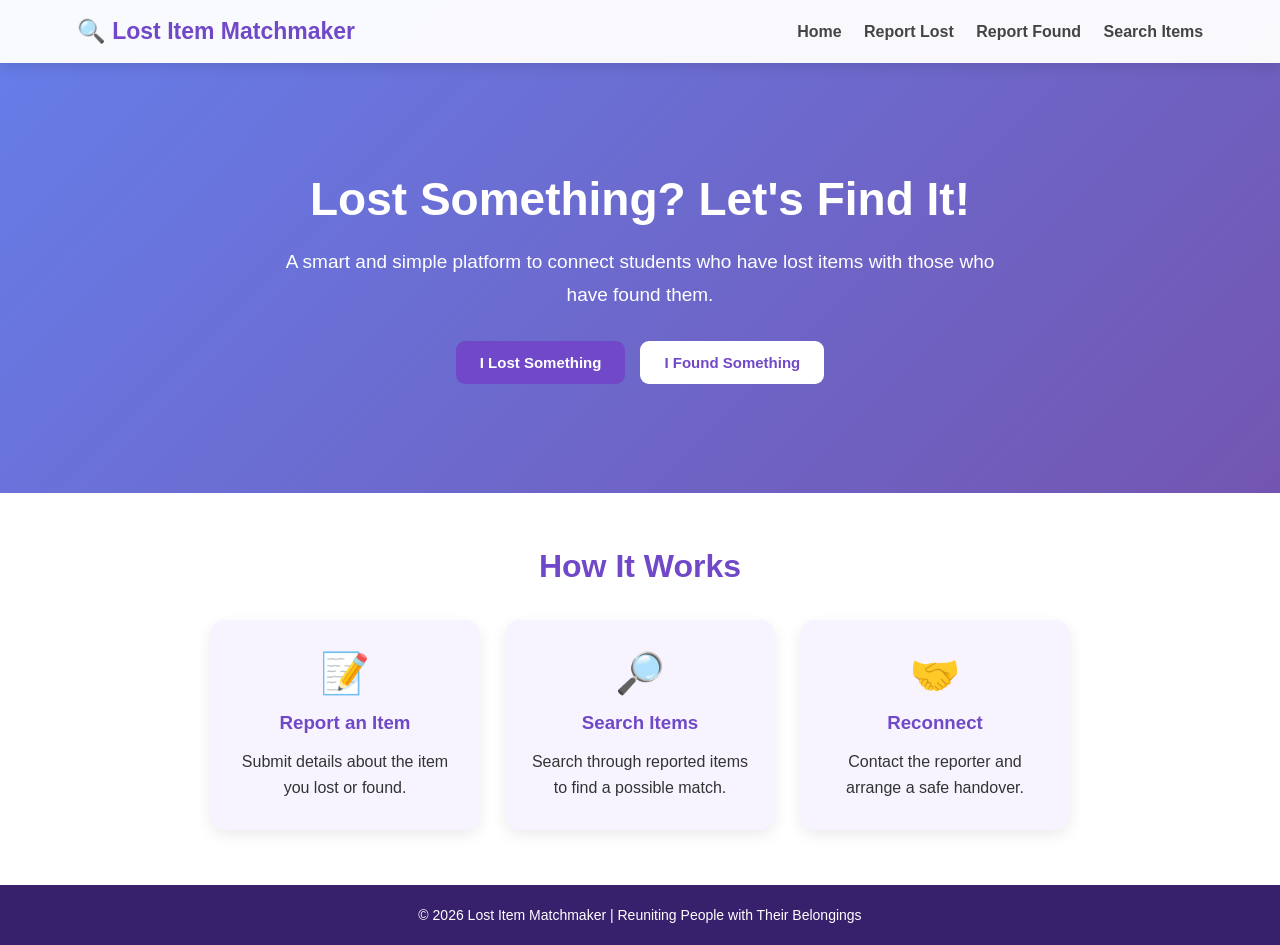
<file: index.html>
<!DOCTYPE html>
<html lang="en">
<head>
    <meta charset="UTF-8">
    <meta name="viewport" content="width=device-width, initial-scale=1.0">
    <title>Lost Item Matchmaker</title>
    <link rel="stylesheet" href="style.css">
</head>
<body>

    <nav>
        <h2>🔍 Lost Item Matchmaker</h2>
        <div>
            <a href="index.html">Home</a>
            <a href="lost.html">Report Lost</a>
            <a href="found.html">Report Found</a>
            <a href="matches.html">Search Items</a>
        </div>
    </nav>

    <section class="hero">
        <div class="hero-content">
            <h1>Lost Something? Let's Find It!</h1>

            <p>
                A smart and simple platform to connect students
                who have lost items with those who have found them.
            </p>

            <div class="hero-buttons">
                <a href="lost.html" class="btn">I Lost Something</a>
                <a href="found.html" class="btn secondary">I Found Something</a>
            </div>
        </div>
    </section>

    <section class="features">
        <h2>How It Works</h2>

        <div class="feature-container">

            <div class="feature-card">
                <div class="icon">📝</div>
                <h3>Report an Item</h3>
                <p>Submit details about the item you lost or found.</p>
            </div>

            <div class="feature-card">
                <div class="icon">🔎</div>
                <h3>Search Items</h3>
                <p>Search through reported items to find a possible match.</p>
            </div>

            <div class="feature-card">
                <div class="icon">🤝</div>
                <h3>Reconnect</h3>
                <p>Contact the reporter and arrange a safe handover.</p>
            </div>

        </div>
    </section>

    <footer>
        <p>© 2026 Lost Item Matchmaker | Reuniting People with Their Belongings</p>
    </footer>

</body>
</html>
</file>
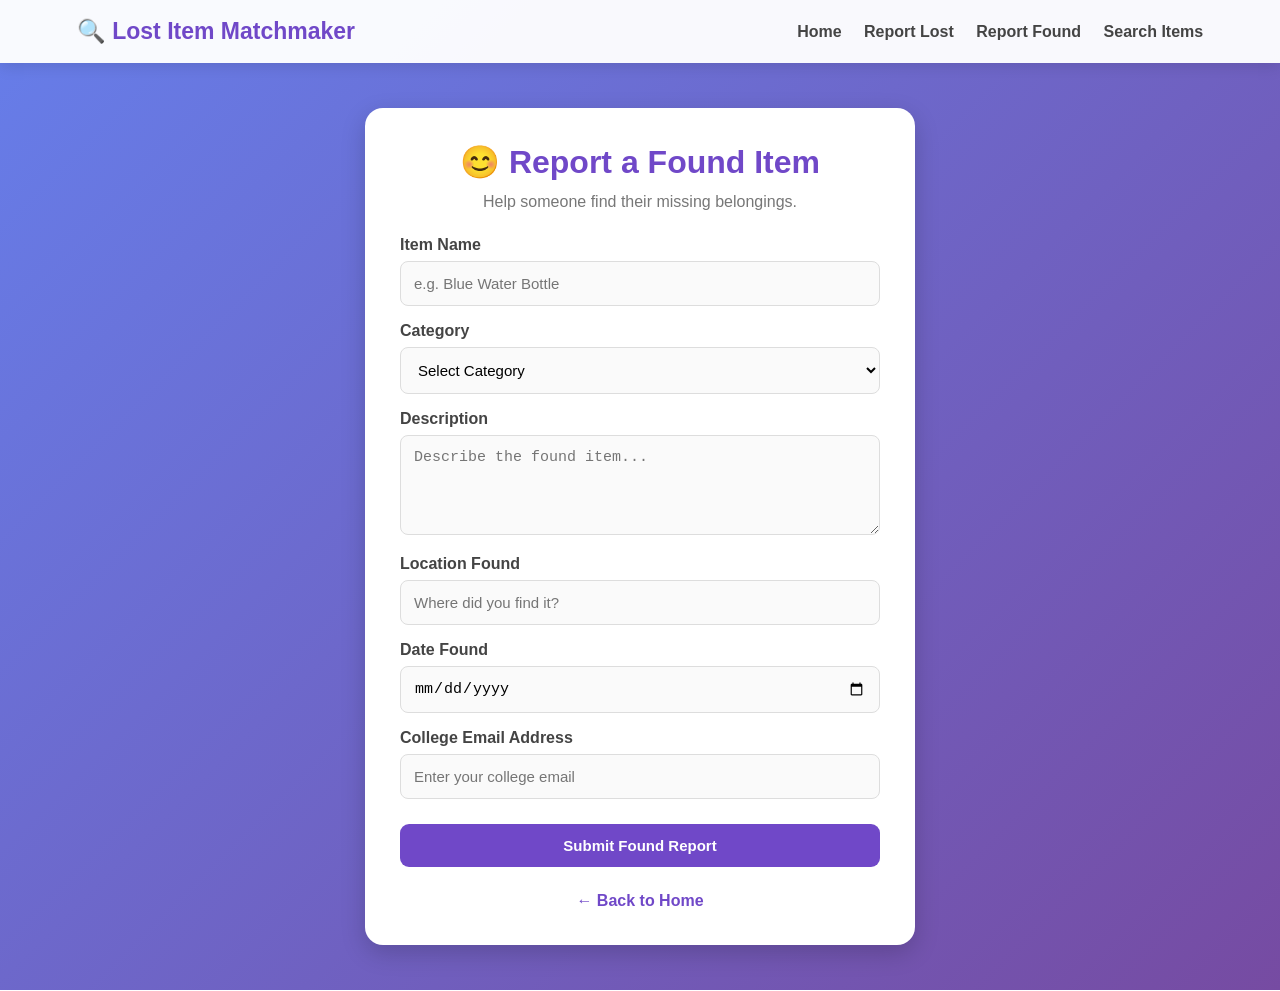
<file: found.html>
<!DOCTYPE html>
<html lang="en">
<head>
    <meta charset="UTF-8">
    <meta name="viewport" content="width=device-width, initial-scale=1.0">
    <title>Report Found Item</title>
    <link rel="stylesheet" href="style.css">
</head>
<body>

    <nav>
        <h2>🔍 Lost Item Matchmaker</h2>
        <div>
            <a href="index.html">Home</a>
            <a href="lost.html">Report Lost</a>
            <a href="found.html">Report Found</a>
            <a href="matches.html">Search Items</a>
        </div>
    </nav>

    <div class="form-container">
        <h1>😊 Report a Found Item</h1>
        <p class="subtitle">Help someone find their missing belongings.</p>

        <form id="foundForm">

            <label>Item Name</label>
            <input type="text" id="itemName"
                   placeholder="e.g. Blue Water Bottle" required>

            <label>Category</label>
            <select id="category" required>
                <option value="">Select Category</option>
                <option>Electronics</option>
                <option>Books</option>
                <option>Accessories</option>
                <option>Documents</option>
                <option>Clothing</option>
                <option>Others</option>
            </select>

            <label>Description</label>
            <textarea id="description"
                      placeholder="Describe the found item..."
                      required></textarea>

            <label>Location Found</label>
            <input type="text" id="location"
                   placeholder="Where did you find it?" required>

            <label>Date Found</label>
            <input type="date" id="date" required>

            <label>College Email Address</label>
            <input type="email" id="email"
                   placeholder="Enter your college email" required>

            <button type="submit" class="btn submit-btn">
                Submit Found Report
            </button>

        </form>

        <p id="message"></p>

        <a href="index.html" class="back-link">← Back to Home</a>
    </div>

    <script>
        document.getElementById("foundForm").addEventListener("submit", function(event) {
            event.preventDefault();

            const item = {
                id: Date.now(),
                name: document.getElementById("itemName").value.trim(),
                category: document.getElementById("category").value,
                description: document.getElementById("description").value.trim(),
                location: document.getElementById("location").value.trim(),
                date: document.getElementById("date").value,
                email: document.getElementById("email").value.trim(),
                type: "found"
            };

            let reports = JSON.parse(localStorage.getItem("lostMatchReports")) || [];

            reports.push(item);

            localStorage.setItem("lostMatchReports", JSON.stringify(reports));

            document.getElementById("message").textContent =
                "✅ Your found item report has been submitted successfully!";

            document.getElementById("foundForm").reset();
        });
    </script>

</body>
</html>
</file>
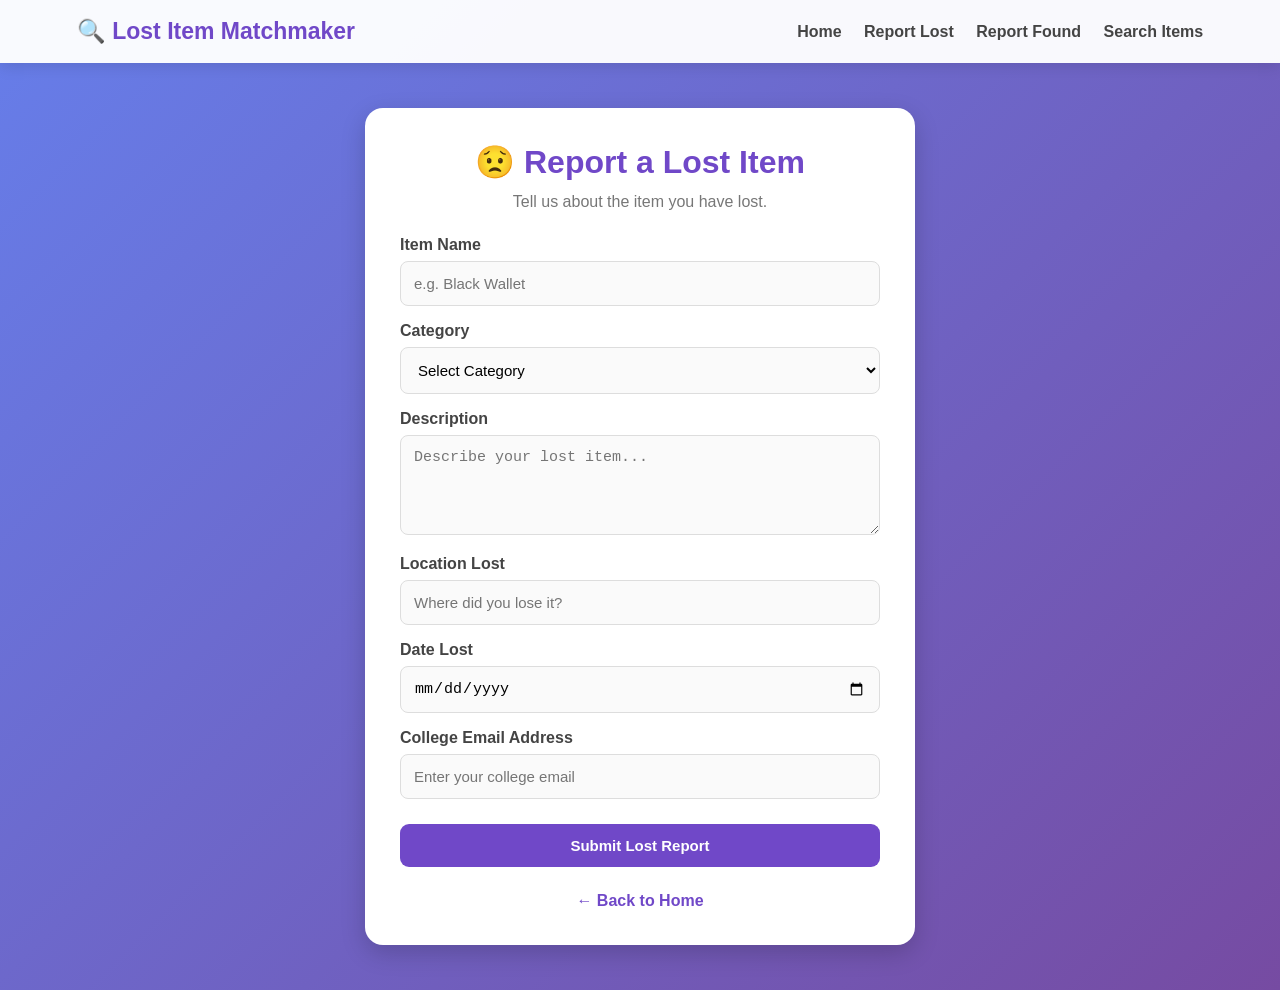
<file: lost.html>
<!DOCTYPE html>
<html lang="en">
<head>
    <meta charset="UTF-8">
    <meta name="viewport" content="width=device-width, initial-scale=1.0">
    <title>Report Lost Item</title>
    <link rel="stylesheet" href="style.css">
</head>
<body>

    <nav>
        <h2>🔍 Lost Item Matchmaker</h2>
        <div>
            <a href="index.html">Home</a>
            <a href="lost.html">Report Lost</a>
            <a href="found.html">Report Found</a>
            <a href="matches.html">Search Items</a>
        </div>
    </nav>

    <div class="form-container">
        <h1>😟 Report a Lost Item</h1>
        <p class="subtitle">Tell us about the item you have lost.</p>

        <form id="lostForm">

            <label>Item Name</label>
            <input type="text" id="itemName"
                   placeholder="e.g. Black Wallet" required>

            <label>Category</label>
            <select id="category" required>
                <option value="">Select Category</option>
                <option>Electronics</option>
                <option>Books</option>
                <option>Accessories</option>
                <option>Documents</option>
                <option>Clothing</option>
                <option>Others</option>
            </select>

            <label>Description</label>
            <textarea id="description"
                      placeholder="Describe your lost item..."
                      required></textarea>

            <label>Location Lost</label>
            <input type="text" id="location"
                   placeholder="Where did you lose it?" required>

            <label>Date Lost</label>
            <input type="date" id="date" required>

            <label>College Email Address</label>
            <input type="email" id="email"
                   placeholder="Enter your college email" required>

            <button type="submit" class="btn submit-btn">
                Submit Lost Report
            </button>

        </form>

        <p id="message"></p>

        <a href="index.html" class="back-link">← Back to Home</a>
    </div>

    <script>
        document.getElementById("lostForm").addEventListener("submit", function(event) {
            event.preventDefault();

            const item = {
                id: Date.now(),
                name: document.getElementById("itemName").value.trim(),
                category: document.getElementById("category").value,
                description: document.getElementById("description").value.trim(),
                location: document.getElementById("location").value.trim(),
                date: document.getElementById("date").value,
                email: document.getElementById("email").value.trim(),
                type: "lost"
            };

            let reports = JSON.parse(localStorage.getItem("lostMatchReports")) || [];

            reports.push(item);

            localStorage.setItem("lostMatchReports", JSON.stringify(reports));

            document.getElementById("message").textContent =
                "✅ Your lost item report has been submitted successfully!";

            document.getElementById("lostForm").reset();
        });
    </script>

</body>
</html>
</file>
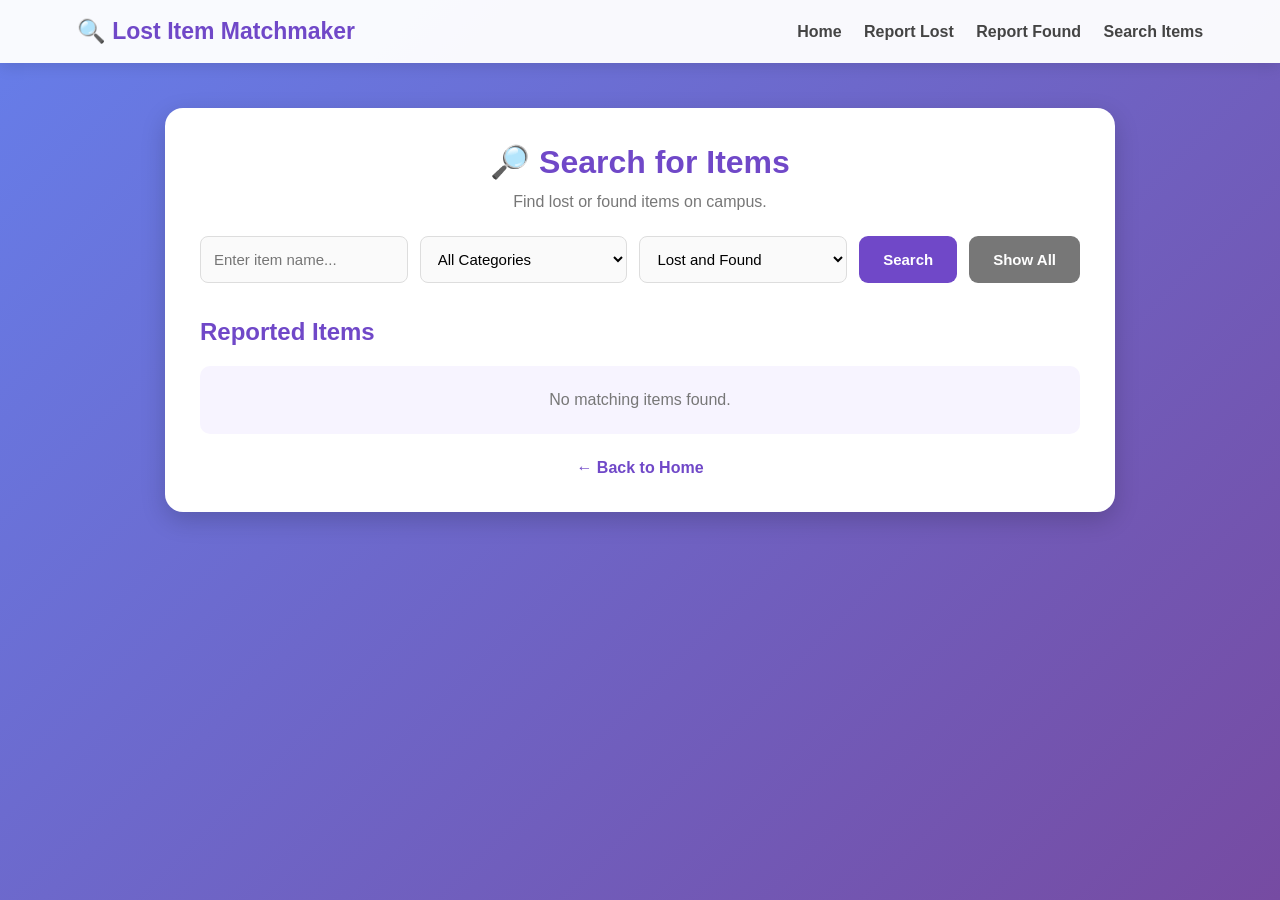
<file: matches.html>
<!DOCTYPE html>
<html lang="en">
<head>
    <meta charset="UTF-8">
    <meta name="viewport" content="width=device-width, initial-scale=1.0">
    <title>Search Items</title>
    <link rel="stylesheet" href="style.css">
</head>
<body>

    <nav>
        <h2>🔍 Lost Item Matchmaker</h2>
        <div>
            <a href="index.html">Home</a>
            <a href="lost.html">Report Lost</a>
            <a href="found.html">Report Found</a>
            <a href="matches.html">Search Items</a>
        </div>
    </nav>

    <div class="search-container">

        <h1>🔎 Search for Items</h1>
        <p class="subtitle">Find lost or found items on campus.</p>

        <div class="search-box">

            <input type="text" id="searchName"
                   placeholder="Enter item name...">

            <select id="searchCategory">
                <option value="">All Categories</option>
                <option>Electronics</option>
                <option>Books</option>
                <option>Accessories</option>
                <option>Documents</option>
                <option>Clothing</option>
                <option>Others</option>
            </select>

            <select id="searchType">
                <option value="">Lost and Found</option>
                <option value="lost">Lost Items</option>
                <option value="found">Found Items</option>
            </select>

            <button onclick="searchItems()" class="btn">
                Search
            </button>

            <button onclick="loadItems()" class="btn clear-btn">
                Show All
            </button>

        </div>

        <h2 class="results-heading">Reported Items</h2>

        <div id="results"></div>

        <a href="index.html" class="back-link">← Back to Home</a>

    </div>

    <script>

        function getReports() {
            return JSON.parse(localStorage.getItem("lostMatchReports")) || [];
        }

        function displayItems(items) {

            const results = document.getElementById("results");
            results.innerHTML = "";

            if (items.length === 0) {
                results.innerHTML =
                    "<p class='no-results'>No matching items found.</p>";
                return;
            }

            items.forEach(item => {

                const card = document.createElement("div");
                card.className = "item-card";

                const title = document.createElement("h3");
                title.textContent = item.name;

                const type = document.createElement("span");
                type.className = item.type === "lost" ? "lost-badge" : "found-badge";
                type.textContent = item.type.toUpperCase();

                const description = document.createElement("p");
                description.textContent = "Description: " + item.description;

                const category = document.createElement("p");
                category.textContent = "Category: " + item.category;

                const location = document.createElement("p");
                location.textContent = "Location: " + item.location;

                const date = document.createElement("p");
                date.textContent = "Date: " + item.date;

                card.appendChild(title);
                card.appendChild(type);
                card.appendChild(description);
                card.appendChild(category);
                card.appendChild(location);
                card.appendChild(date);

                if (item.email) {
                    const contact = document.createElement("a");

                    contact.href = "mailto:" + item.email;
                    contact.textContent = "Contact Reporter";
                    contact.className = "btn contact-btn";

                    card.appendChild(contact);
                }

                results.appendChild(card);

            });
        }

        function searchItems() {

            const name = document.getElementById("searchName").value
                .trim().toLowerCase();

            const category = document.getElementById("searchCategory").value;

            const type = document.getElementById("searchType").value;

            const reports = getReports();

            const filtered = reports.filter(item => {

                const matchesName = item.name.toLowerCase().includes(name);

                const matchesCategory =
                    category === "" || item.category === category;

                const matchesType =
                    type === "" || item.type === type;

                return matchesName && matchesCategory && matchesType;

            });

            displayItems(filtered);
        }

        function loadItems() {

            document.getElementById("searchName").value = "";
            document.getElementById("searchCategory").value = "";
            document.getElementById("searchType").value = "";

            displayItems(getReports());
        }

        loadItems();

    </script>

</body>
</html>
</file>
<file: style.css>
/* GENERAL SETTINGS */

* {
    margin: 0;
    padding: 0;
    box-sizing: border-box;
}

body {
    font-family: 'Segoe UI', Arial, sans-serif;
    background: linear-gradient(135deg, #667eea, #764ba2);
    min-height: 100vh;
    color: #333;
}


/* NAVIGATION BAR */

nav {
    background: rgba(255, 255, 255, 0.96);
    padding: 18px 6%;
    display: flex;
    justify-content: space-between;
    align-items: center;
    flex-wrap: wrap;
    gap: 15px;
    box-shadow: 0 3px 15px rgba(0,0,0,0.12);
}

nav h2 {
    color: #7048c8;
    font-size: 23px;
}

nav a {
    text-decoration: none;
    color: #444;
    margin-left: 18px;
    font-weight: 600;
    transition: 0.3s;
}

nav a:hover {
    color: #764ba2;
}


/* HOME PAGE */

.hero {
    min-height: 430px;
    display: flex;
    align-items: center;
    justify-content: center;
    text-align: center;
    padding: 50px 20px;
    color: white;
}

.hero-content {
    max-width: 750px;
}

.hero h1 {
    font-size: 46px;
    margin-bottom: 20px;
}

.hero p {
    font-size: 19px;
    line-height: 1.7;
    margin-bottom: 30px;
}

.hero-buttons {
    display: flex;
    justify-content: center;
    flex-wrap: wrap;
    gap: 15px;
}


/* BUTTONS */

.btn {
    display: inline-block;
    background: #7048c8;
    color: white;
    padding: 13px 24px;
    border: none;
    border-radius: 9px;
    text-decoration: none;
    font-size: 15px;
    font-weight: bold;
    cursor: pointer;
    transition: 0.3s;
}

.btn:hover {
    background: #5432a1;
    transform: translateY(-2px);
}

.secondary {
    background: white;
    color: #7048c8;
}

.secondary:hover {
    background: #eee8ff;
}


/* FEATURES SECTION */

.features {
    background: white;
    padding: 55px 7%;
    text-align: center;
}

.features h2 {
    color: #7048c8;
    font-size: 32px;
    margin-bottom: 35px;
}

.feature-container {
    display: flex;
    justify-content: center;
    gap: 25px;
    flex-wrap: wrap;
}

.feature-card {
    background: #f7f4ff;
    padding: 30px 22px;
    width: 270px;
    border-radius: 15px;
    box-shadow: 0 5px 15px rgba(0,0,0,0.08);
    transition: 0.3s;
}

.feature-card:hover {
    transform: translateY(-7px);
}

.feature-card h3 {
    color: #7048c8;
    margin: 15px 0;
}

.feature-card p {
    line-height: 1.6;
}

.icon {
    font-size: 40px;
}


/* FORM PAGES */

.form-container {
    background: white;
    max-width: 550px;
    width: 90%;
    margin: 45px auto;
    padding: 35px;
    border-radius: 18px;
    box-shadow: 0 8px 25px rgba(0,0,0,0.18);
}

.form-container h1 {
    color: #7048c8;
    text-align: center;
    margin-bottom: 12px;
}

.subtitle {
    text-align: center;
    color: #777;
    margin-bottom: 25px;
}


/* FORM INPUTS */

form label {
    display: block;
    margin-top: 16px;
    margin-bottom: 7px;
    font-weight: 600;
    color: #444;
}

input,
select,
textarea {
    width: 100%;
    padding: 13px;
    border: 1px solid #ddd;
    border-radius: 8px;
    font-size: 15px;
    outline: none;
    background: #fafafa;
}

input:focus,
select:focus,
textarea:focus {
    border-color: #7048c8;
    box-shadow: 0 0 5px rgba(112,72,200,0.25);
}

textarea {
    resize: vertical;
    min-height: 100px;
}

.submit-btn {
    width: 100%;
    margin-top: 25px;
}

#message {
    color: #18864b;
    text-align: center;
    font-weight: bold;
    margin-top: 20px;
}


/* SEARCH PAGE */

.search-container {
    background: white;
    max-width: 950px;
    width: 92%;
    margin: 45px auto;
    padding: 35px;
    border-radius: 18px;
    box-shadow: 0 8px 25px rgba(0,0,0,0.18);
}

.search-container h1 {
    color: #7048c8;
    text-align: center;
    margin-bottom: 12px;
}

.search-box {
    display: flex;
    flex-wrap: wrap;
    gap: 12px;
    margin-bottom: 35px;
}

.search-box input,
.search-box select {
    flex: 1 1 180px;
}

.clear-btn {
    background: #777;
}

.clear-btn:hover {
    background: #555;
}

.results-heading {
    color: #7048c8;
    margin-bottom: 20px;
}


/* ITEM RESULT CARDS */

.item-card {
    background: #f7f4ff;
    padding: 22px;
    margin-bottom: 18px;
    border-radius: 12px;
    border-left: 5px solid #7048c8;
}

.item-card h3 {
    color: #7048c8;
    margin-bottom: 12px;
    font-size: 21px;
}

.item-card p {
    margin: 9px 0;
    line-height: 1.5;
}

.lost-badge,
.found-badge {
    display: inline-block;
    padding: 5px 12px;
    border-radius: 20px;
    font-size: 12px;
    font-weight: bold;
    margin-bottom: 12px;
}

.lost-badge {
    background: #ffe0e0;
    color: #c62828;
}

.found-badge {
    background: #d9f8e5;
    color: #18864b;
}

.contact-btn {
    margin-top: 12px;
}

.no-results {
    text-align: center;
    padding: 25px;
    color: #777;
    background: #f7f4ff;
    border-radius: 10px;
}


/* BACK LINK */

.back-link {
    display: block;
    text-align: center;
    color: #7048c8;
    text-decoration: none;
    font-weight: bold;
    margin-top: 25px;
}

.back-link:hover {
    text-decoration: underline;
}


/* FOOTER */

footer {
    background: #38216c;
    color: white;
    text-align: center;
    padding: 22px;
    font-size: 14px;
}


/* MOBILE RESPONSIVENESS */

@media (max-width: 700px) {

    nav {
        flex-direction: column;
        text-align: center;
    }

    nav a {
        display: inline-block;
        margin: 8px;
    }

    .hero h1 {
        font-size: 32px;
    }

    .hero p {
        font-size: 16px;
    }

    .form-container,
    .search-container {
        padding: 23px;
    }

}
</file>
